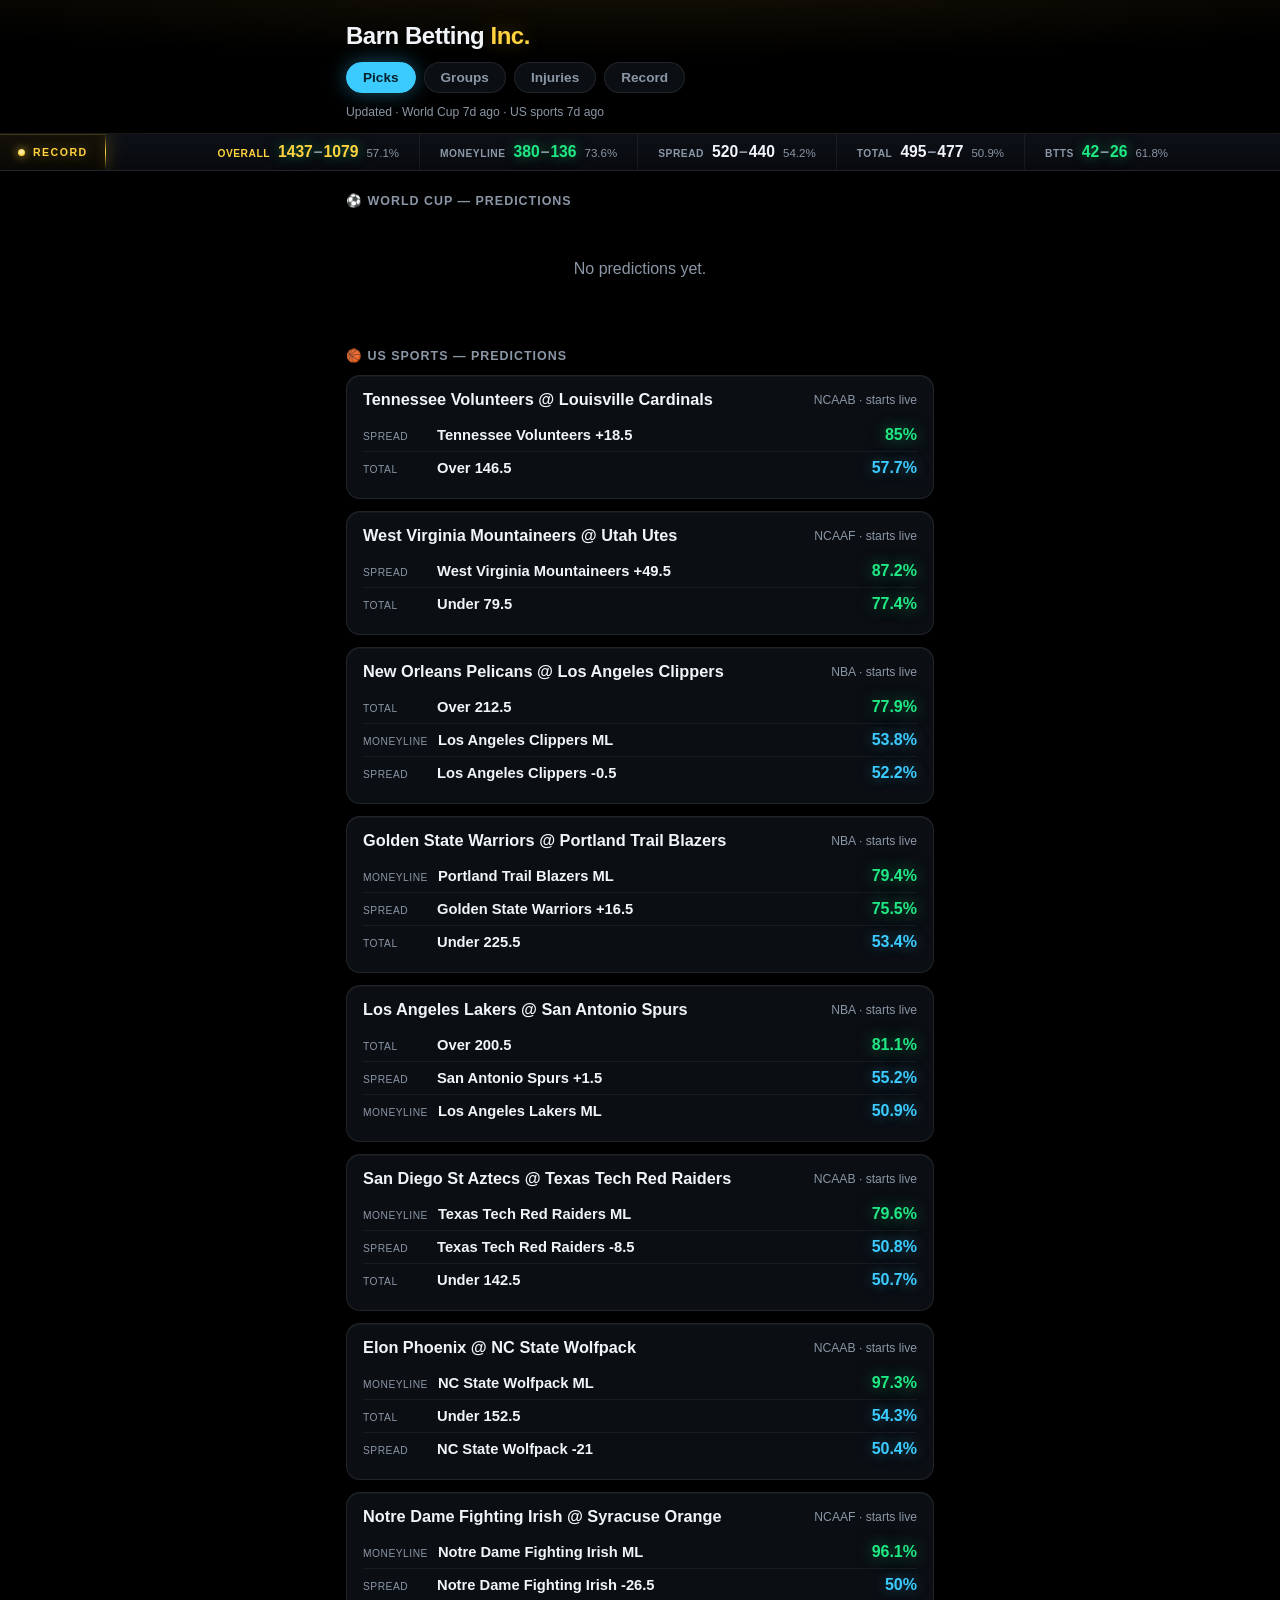
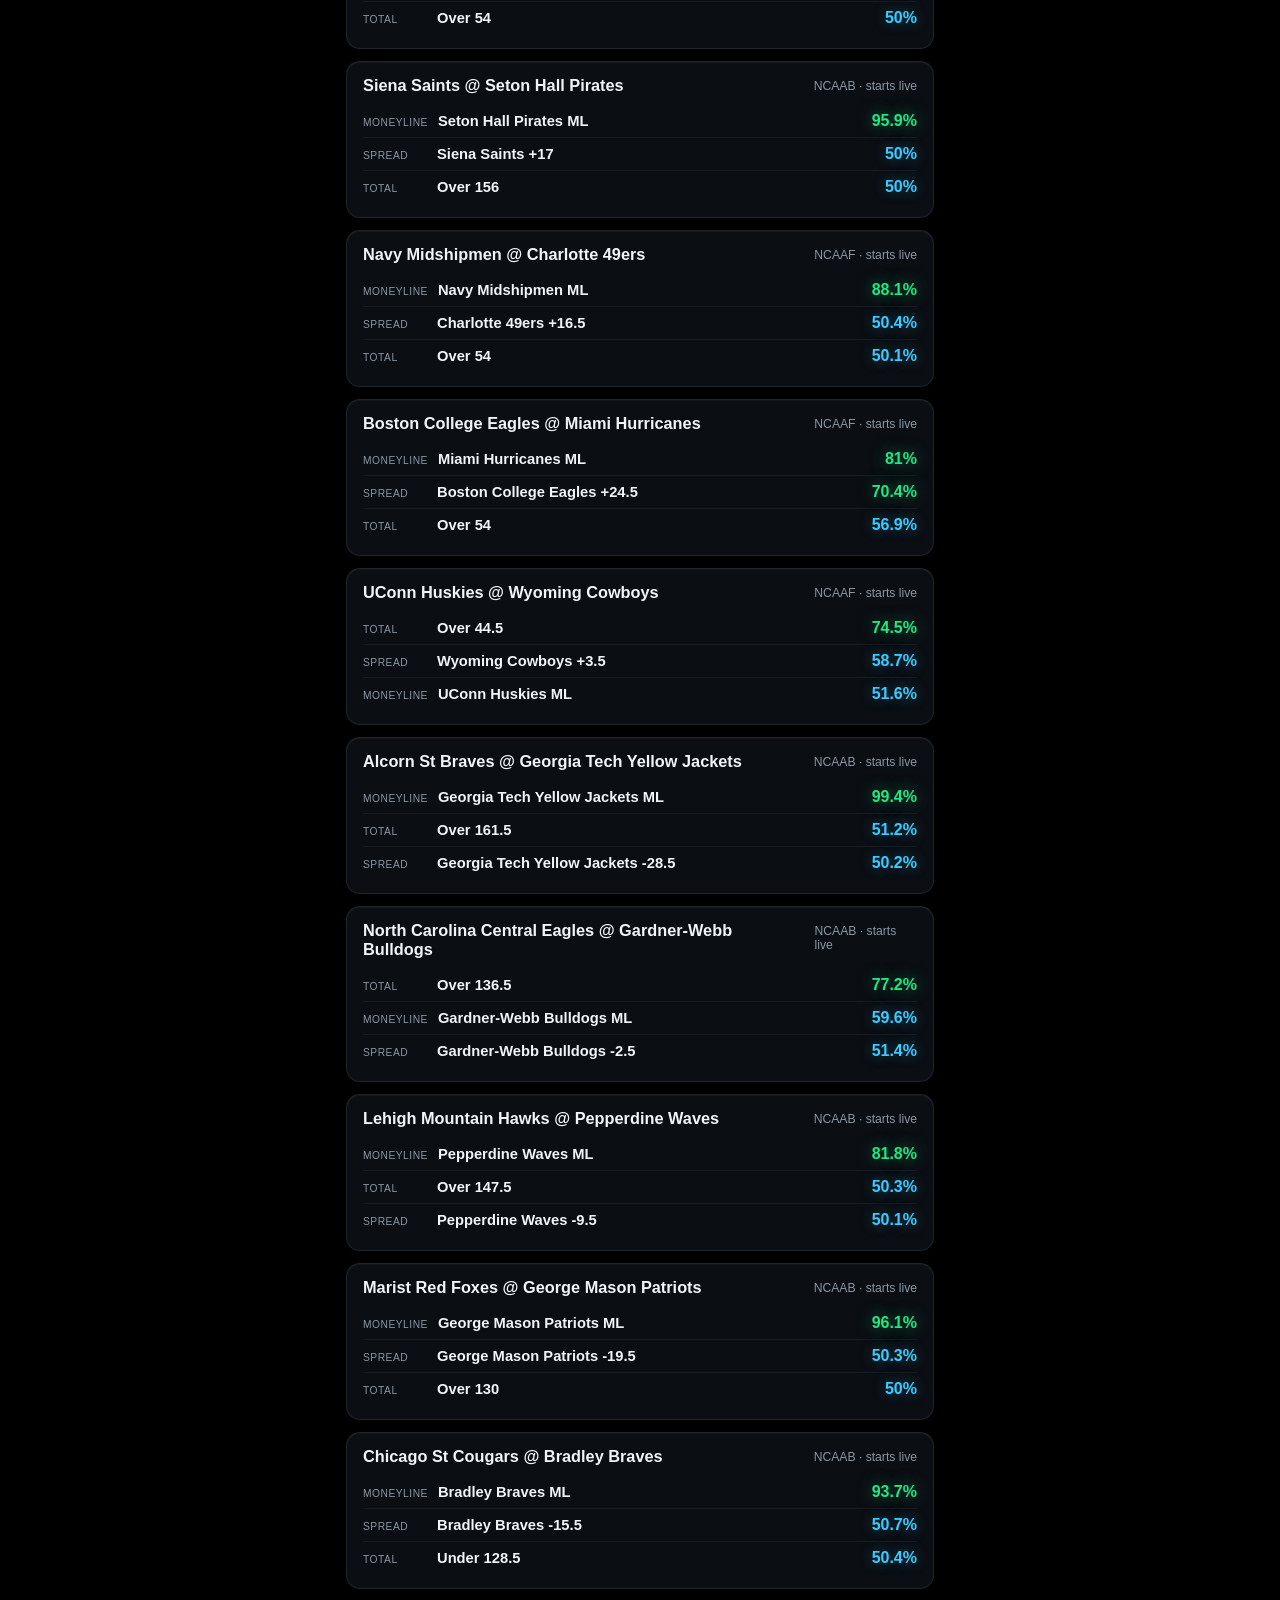
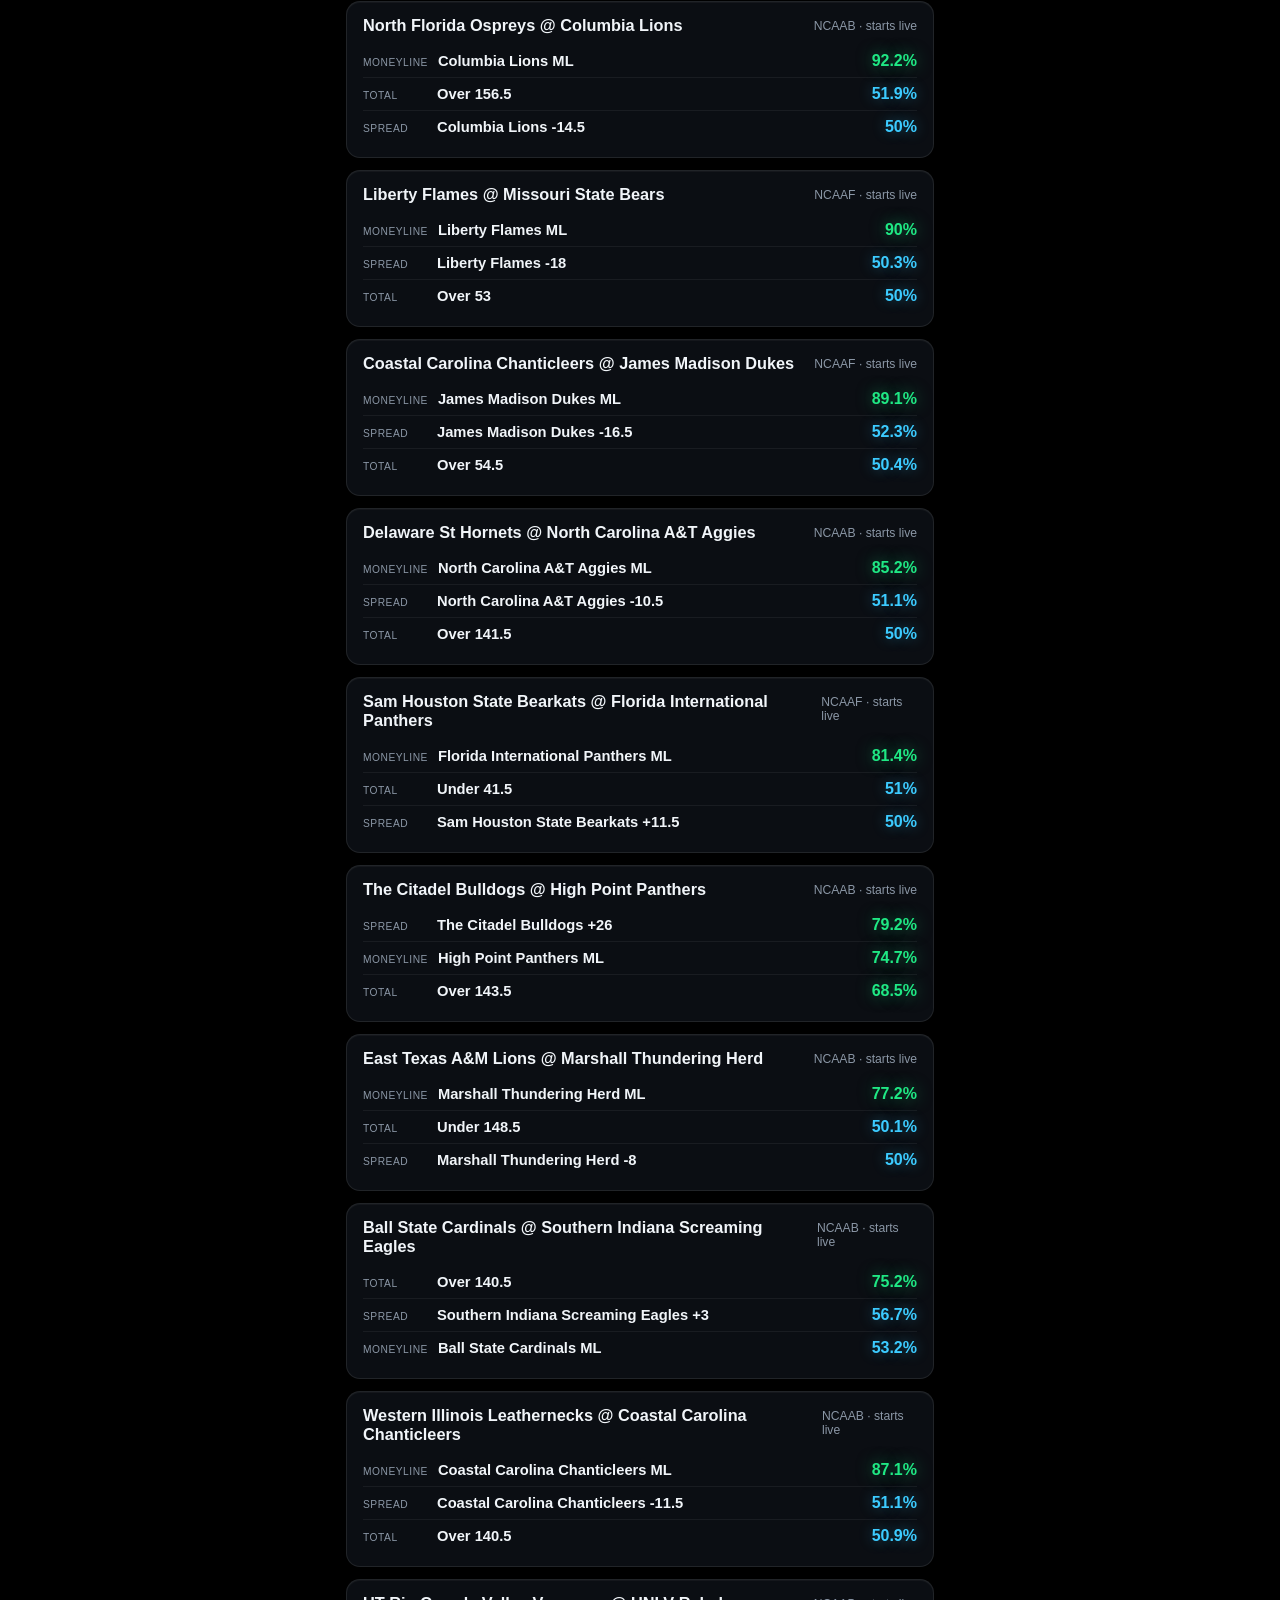
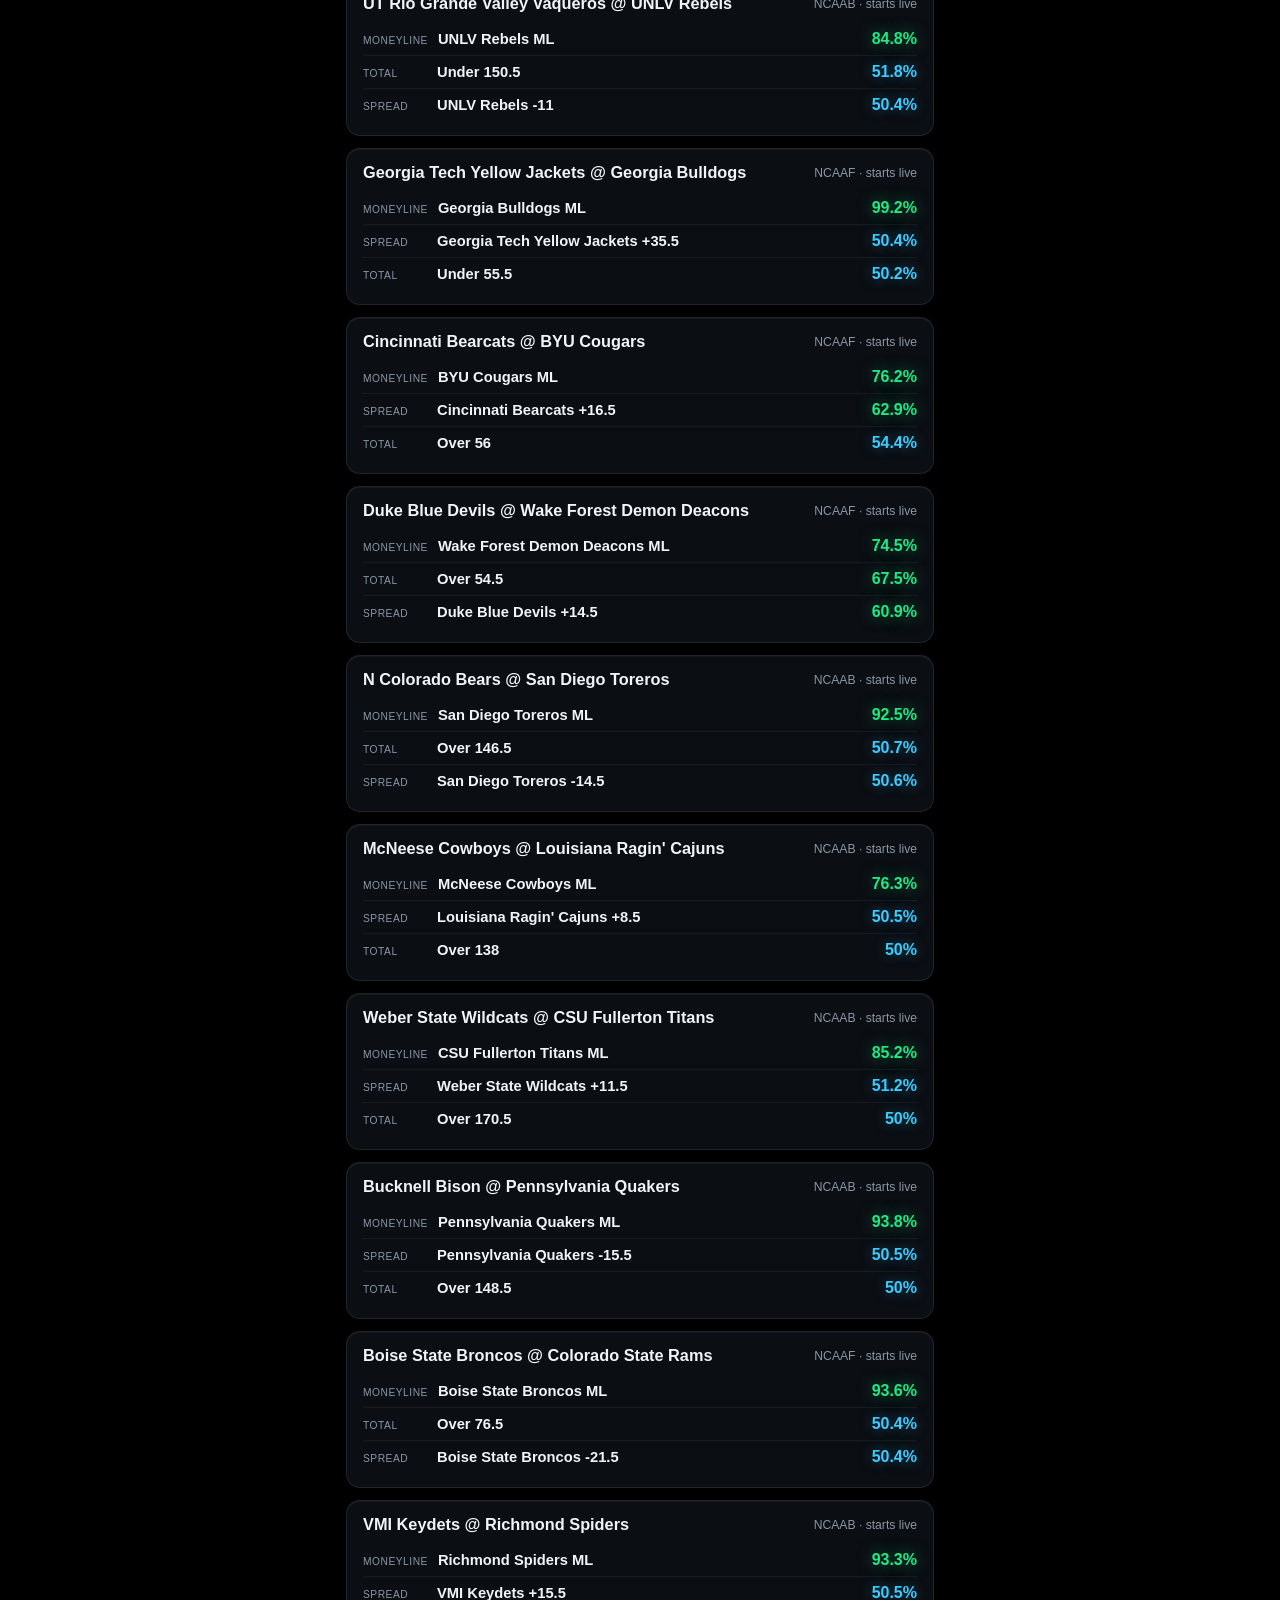
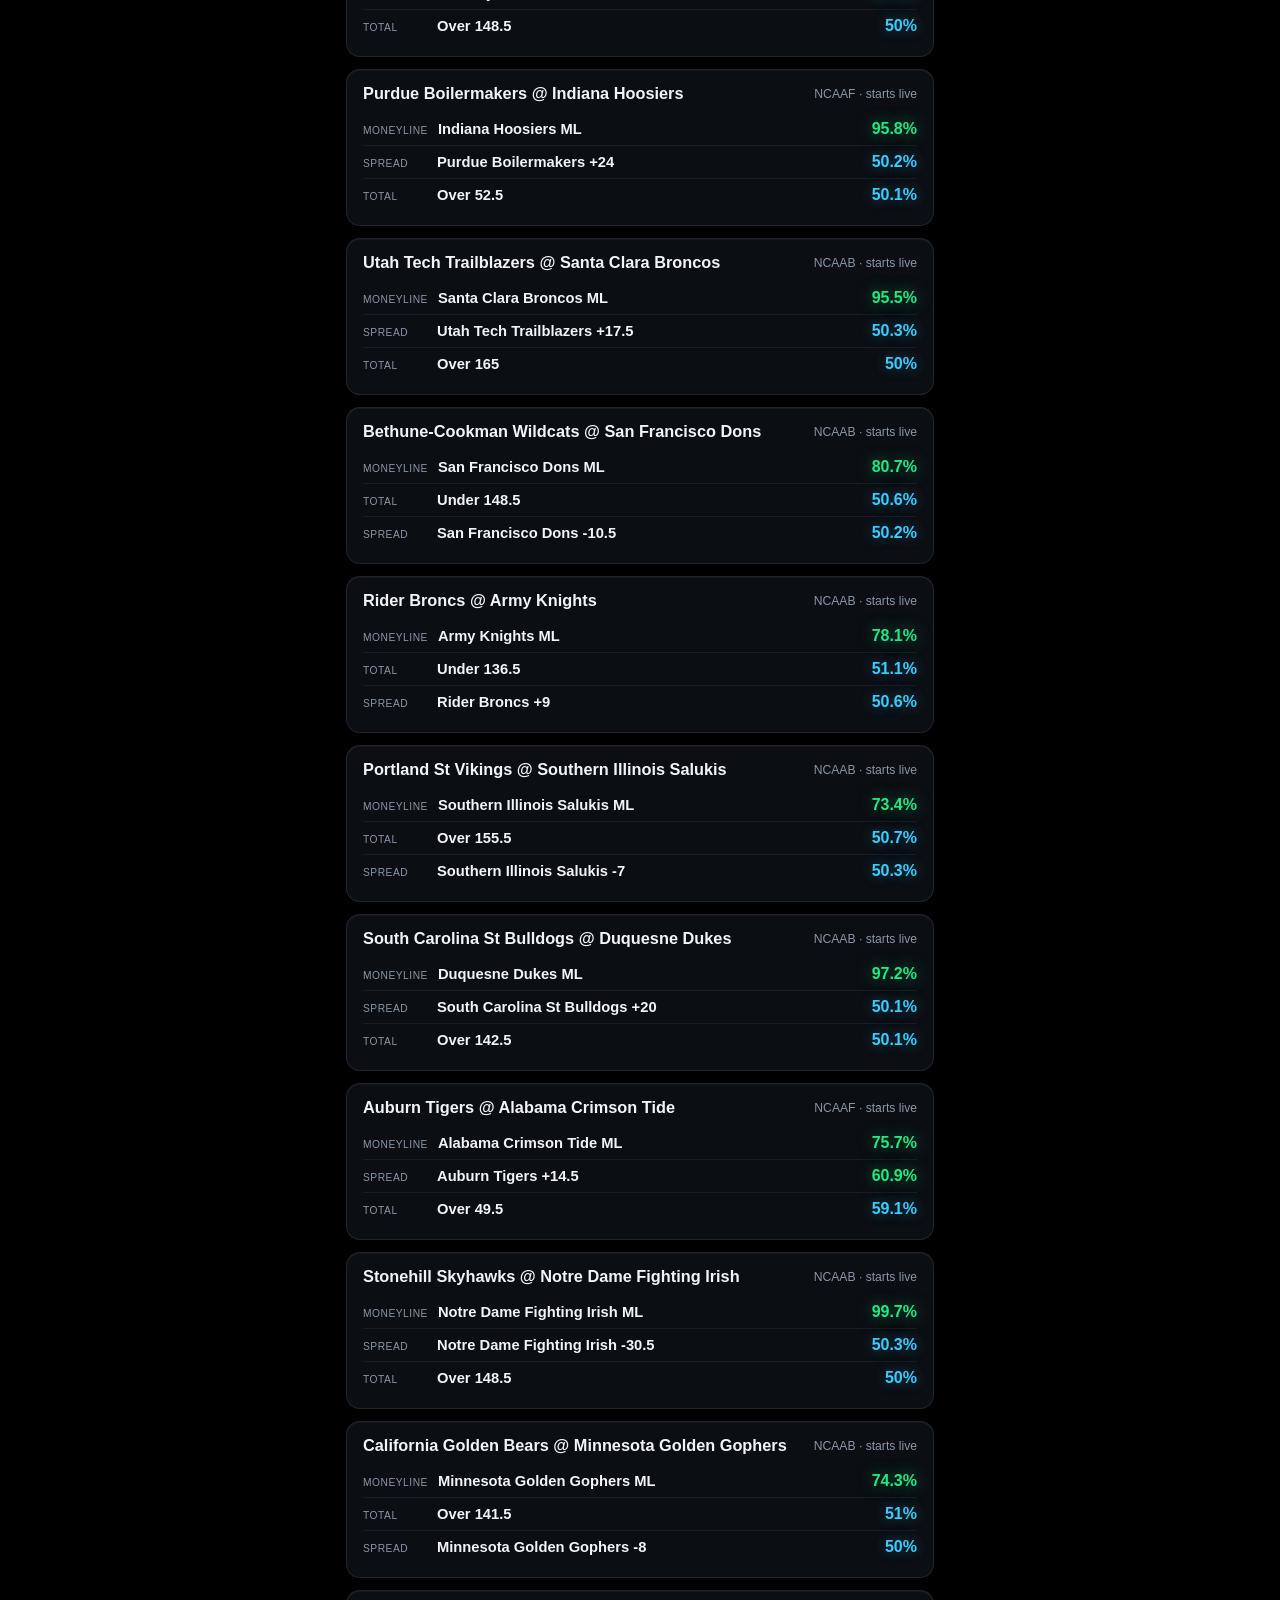
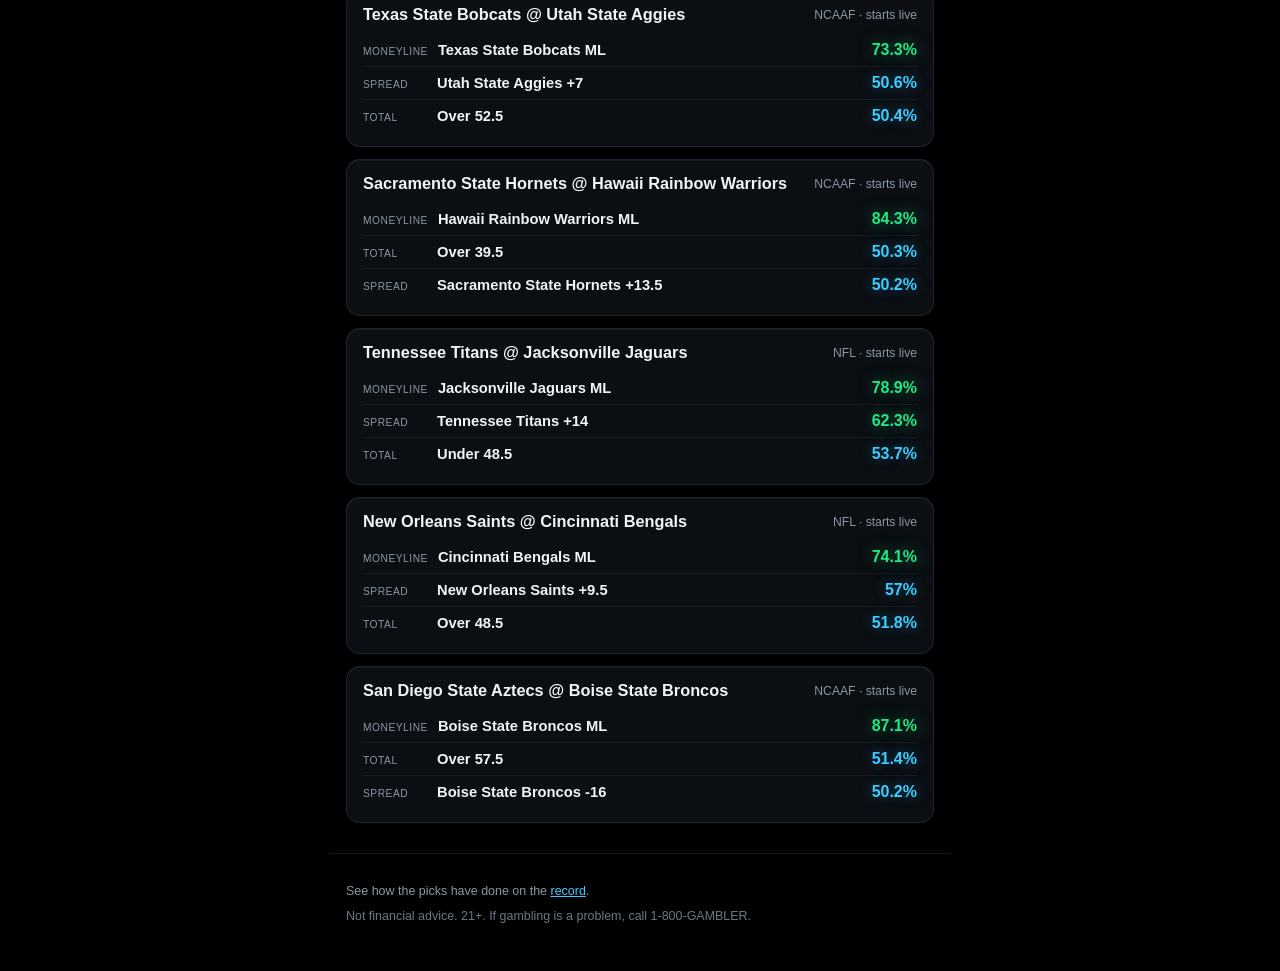
<file: site/index.html>
<!DOCTYPE html>
<html lang="en">
<head>
  <meta charset="UTF-8" />
  <meta name="viewport" content="width=device-width, initial-scale=1.0, viewport-fit=cover" />
  <meta name="theme-color" content="#000000" />
  <title>Barn Betting Inc.</title>
  <meta name="description" content="World Cup match predictions and US-sports model picks — ranked by how likely each call is to hit." />
  <link rel="stylesheet" href="styles.css?v=2" />
</head>
<body>
  <header class="header">
    <div class="wrap">
      <h1>Barn Betting <span class="accent">Inc.</span></h1>
      <nav class="nav" aria-label="Pages">
        <a class="nav-link" href="index.html" aria-current="page">Picks</a>
        <a class="nav-link" href="groups.html">Groups</a>
        <a class="nav-link" href="injuries.html">Injuries</a>
        <a class="nav-link" href="record.html">Record</a>
      </nav>
      <p id="updated" class="updated"></p>
    </div>
  </header>

  <!-- Track record: a permanent scrolling ticker of the W-L per bet category -->
  <div class="ticker" aria-label="Track record by bet type">
    <span class="ticker-label" aria-hidden="true"><span class="rec-dot"></span>Record</span>
    <div class="ticker-viewport">
      <div id="recordTicker" class="ticker-track"></div>
    </div>
  </div>

  <main class="wrap page">
    <!-- World Cup predictions -->
    <section class="block">
      <h2 class="block-title">⚽ World Cup — predictions</h2>
      <div id="wcPredictions" class="stack" aria-live="polite"></div>
    </section>

    <!-- US-sports predictions -->
    <section class="block">
      <h2 class="block-title">🏀 US sports — predictions</h2>
      <div id="usPredictions" class="stack" aria-live="polite"></div>
    </section>
  </main>

  <footer class="footer wrap">
    <p>See how the picks have done on the <a href="record.html">record</a>.</p>
    <p class="fine">Not financial advice. 21+. If gambling is a problem, call 1-800-GAMBLER.</p>
  </footer>

  <script src="common.js"></script>
  <script src="app.js?v=2"></script>
</body>
</html>
</file>
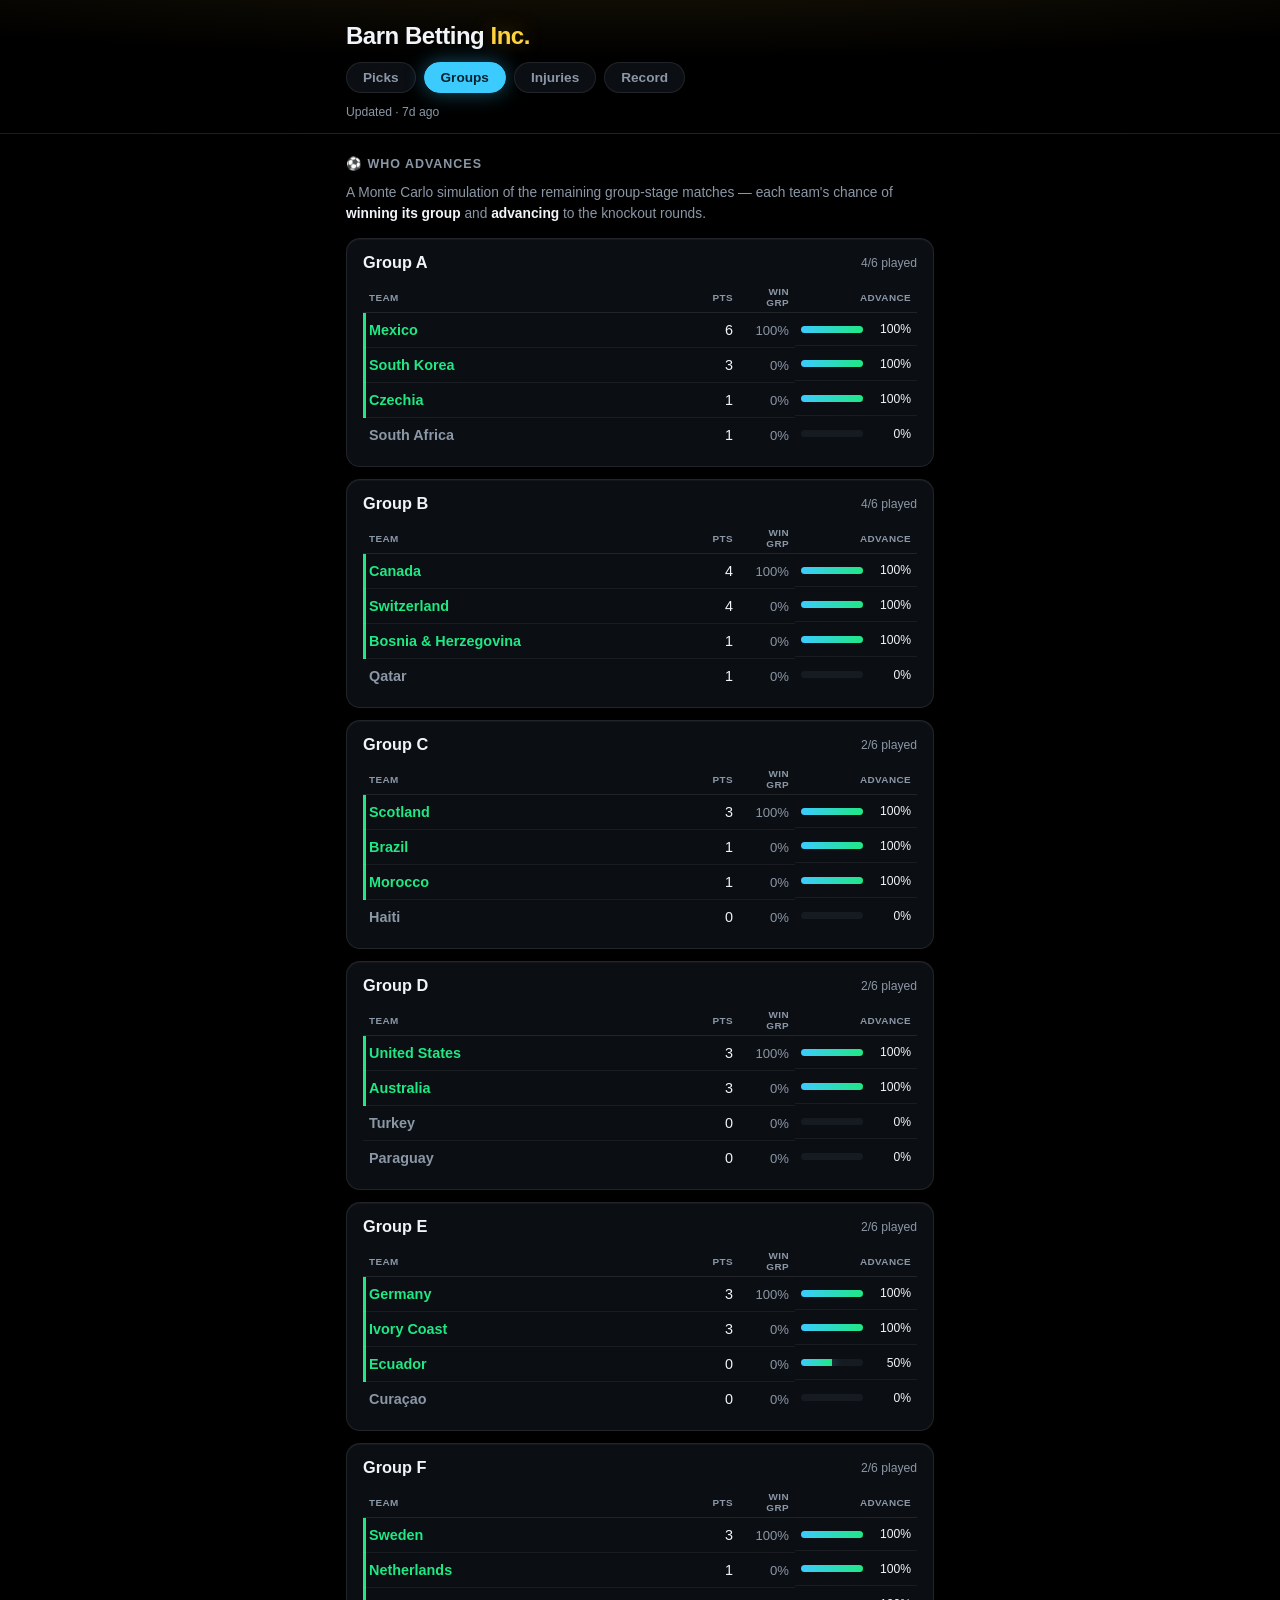
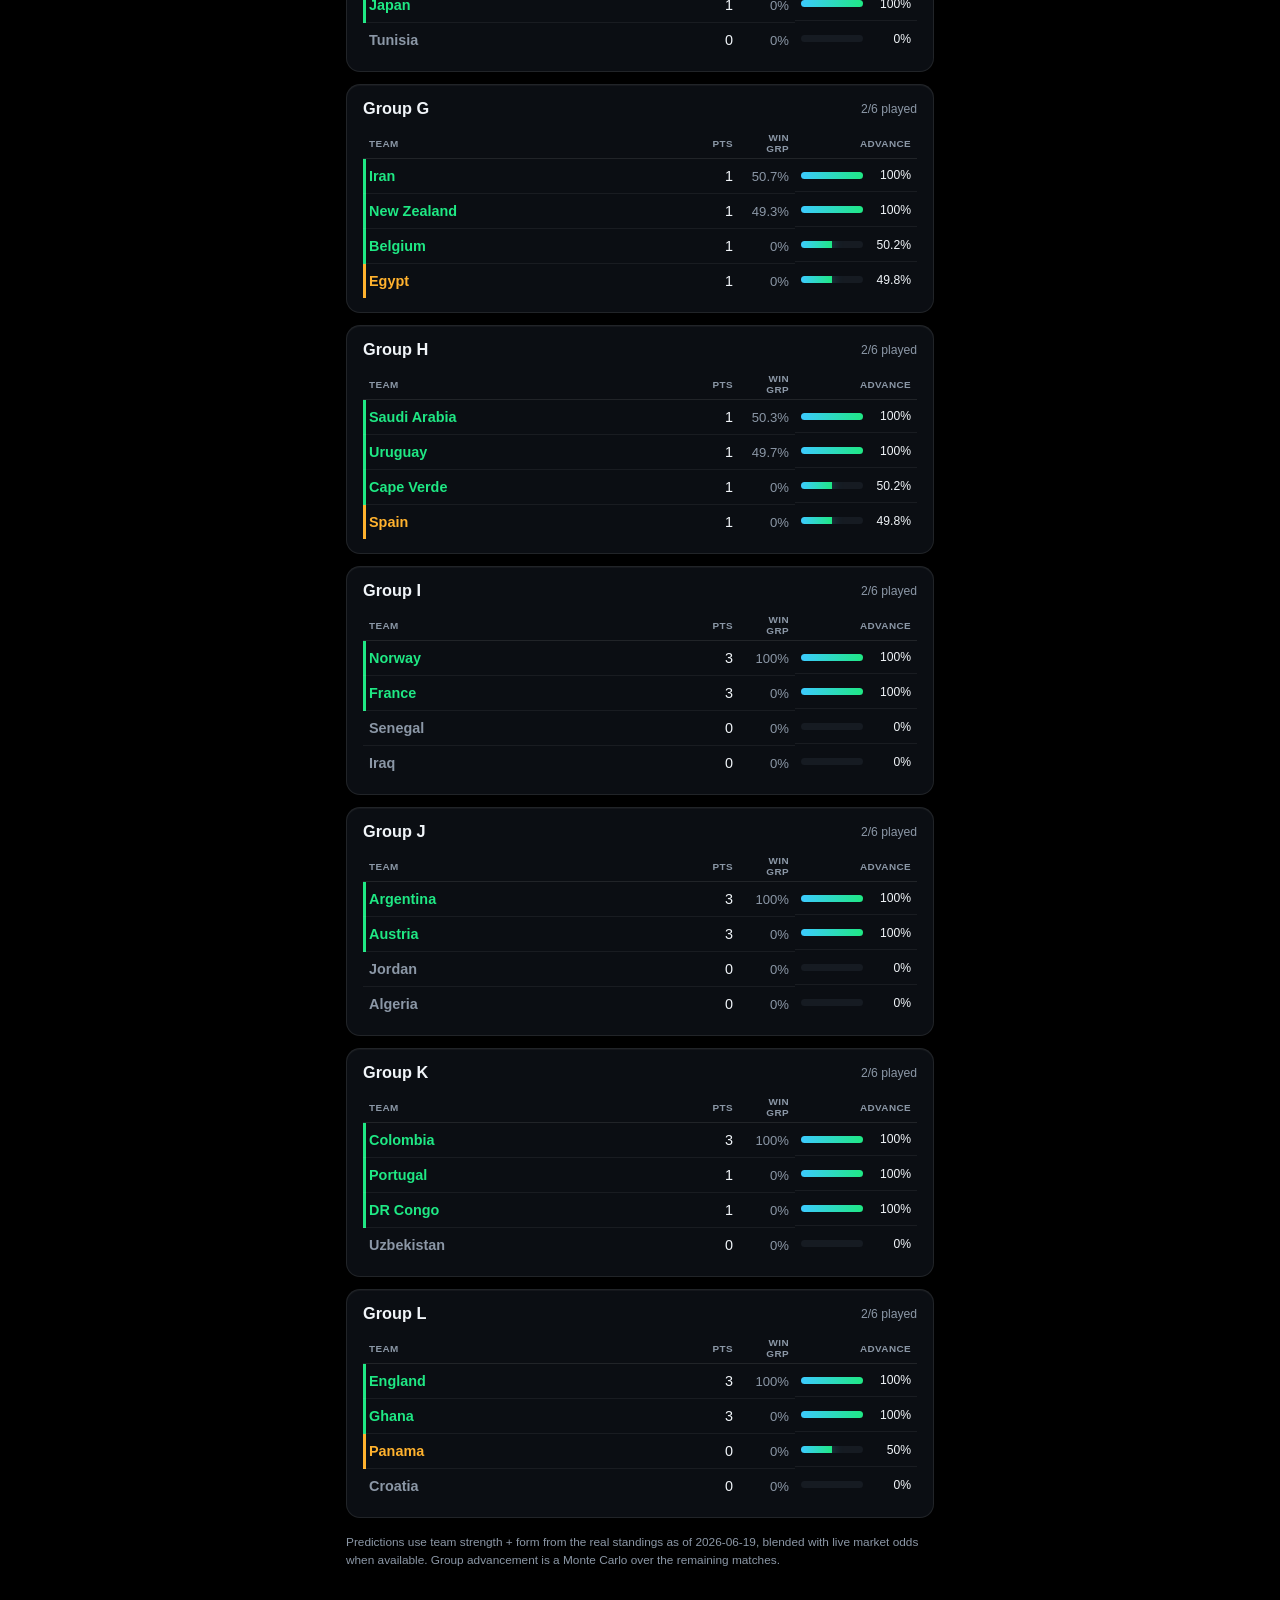
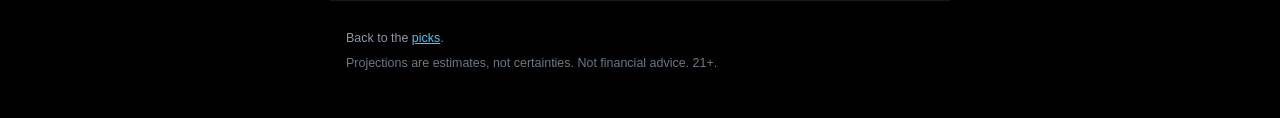
<file: site/groups.html>
<!DOCTYPE html>
<html lang="en">
<head>
  <meta charset="UTF-8" />
  <meta name="viewport" content="width=device-width, initial-scale=1.0, viewport-fit=cover" />
  <meta name="theme-color" content="#000000" />
  <title>Group advancement · Barn Betting Inc.</title>
  <meta name="description" content="World Cup group-stage simulator: each team's chance of winning its group and advancing to the knockout rounds." />
  <link rel="stylesheet" href="styles.css?v=2" />
</head>
<body>
  <header class="header">
    <div class="wrap">
      <h1>Barn Betting <span class="accent">Inc.</span></h1>
      <nav class="nav" aria-label="Pages">
        <a class="nav-link" href="index.html">Picks</a>
        <a class="nav-link" href="groups.html" aria-current="page">Groups</a>
        <a class="nav-link" href="injuries.html">Injuries</a>
        <a class="nav-link" href="record.html">Record</a>
      </nav>
      <p id="updated" class="updated"></p>
    </div>
  </header>

  <main class="wrap page">
    <section class="block">
      <h2 class="block-title">⚽ Who advances</h2>
      <p class="lede">A Monte Carlo simulation of the remaining group-stage matches —
      each team's chance of <strong>winning its group</strong> and
      <strong>advancing</strong> to the knockout rounds.</p>
      <div id="wcGroups" class="stack" aria-live="polite"></div>
      <p id="simNote" class="sim-note"></p>
    </section>
  </main>

  <footer class="footer wrap">
    <p>Back to the <a href="index.html">picks</a>.</p>
    <p class="fine">Projections are estimates, not certainties. Not financial advice. 21+.</p>
  </footer>

  <script src="common.js"></script>
  <script src="groups.js"></script>
</body>
</html>
</file>
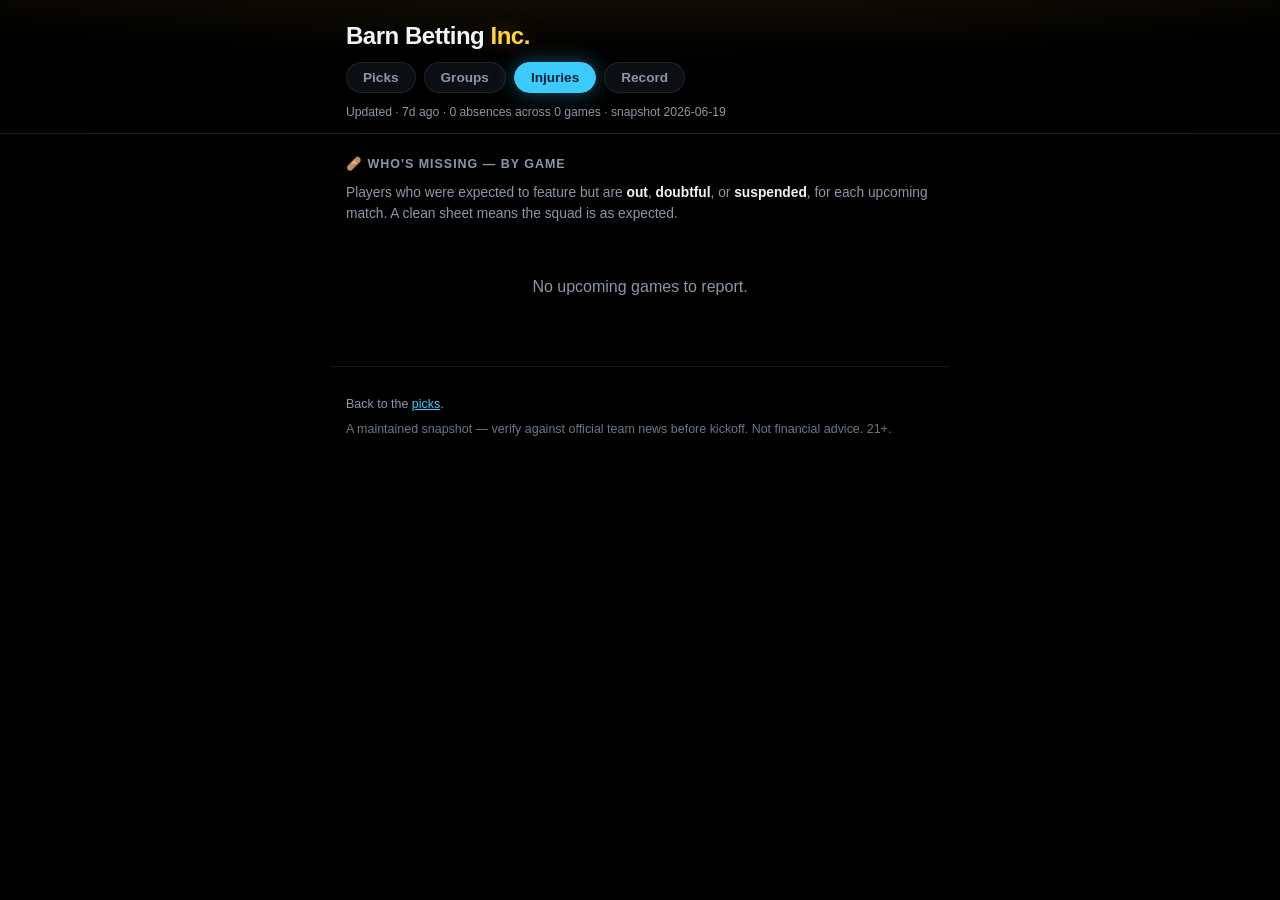
<file: site/injuries.html>
<!DOCTYPE html>
<html lang="en">
<head>
  <meta charset="UTF-8" />
  <meta name="viewport" content="width=device-width, initial-scale=1.0, viewport-fit=cover" />
  <meta name="theme-color" content="#000000" />
  <title>Injuries · Barn Betting Inc.</title>
  <meta name="description" content="World Cup availability report: players expected to feature who are ruled out, doubtful, or suspended — organized by game." />
  <link rel="stylesheet" href="styles.css?v=2" />
</head>
<body>
  <header class="header">
    <div class="wrap">
      <h1>Barn Betting <span class="accent">Inc.</span></h1>
      <nav class="nav" aria-label="Pages">
        <a class="nav-link" href="index.html">Picks</a>
        <a class="nav-link" href="groups.html">Groups</a>
        <a class="nav-link" href="injuries.html" aria-current="page">Injuries</a>
        <a class="nav-link" href="record.html">Record</a>
      </nav>
      <p id="updated" class="updated"></p>
    </div>
  </header>

  <main class="wrap page">
    <section class="block">
      <h2 class="block-title">🩹 Who's missing — by game</h2>
      <p class="lede">Players who were expected to feature but are <strong>out</strong>,
      <strong>doubtful</strong>, or <strong>suspended</strong>, for each upcoming match.
      A clean sheet means the squad is as expected.</p>
      <div id="injuries" class="stack" aria-live="polite"></div>
    </section>
  </main>

  <footer class="footer wrap">
    <p>Back to the <a href="index.html">picks</a>.</p>
    <p class="fine">A maintained snapshot — verify against official team news before kickoff. Not financial advice. 21+.</p>
  </footer>

  <script src="common.js"></script>
  <script src="injuries.js"></script>
</body>
</html>
</file>
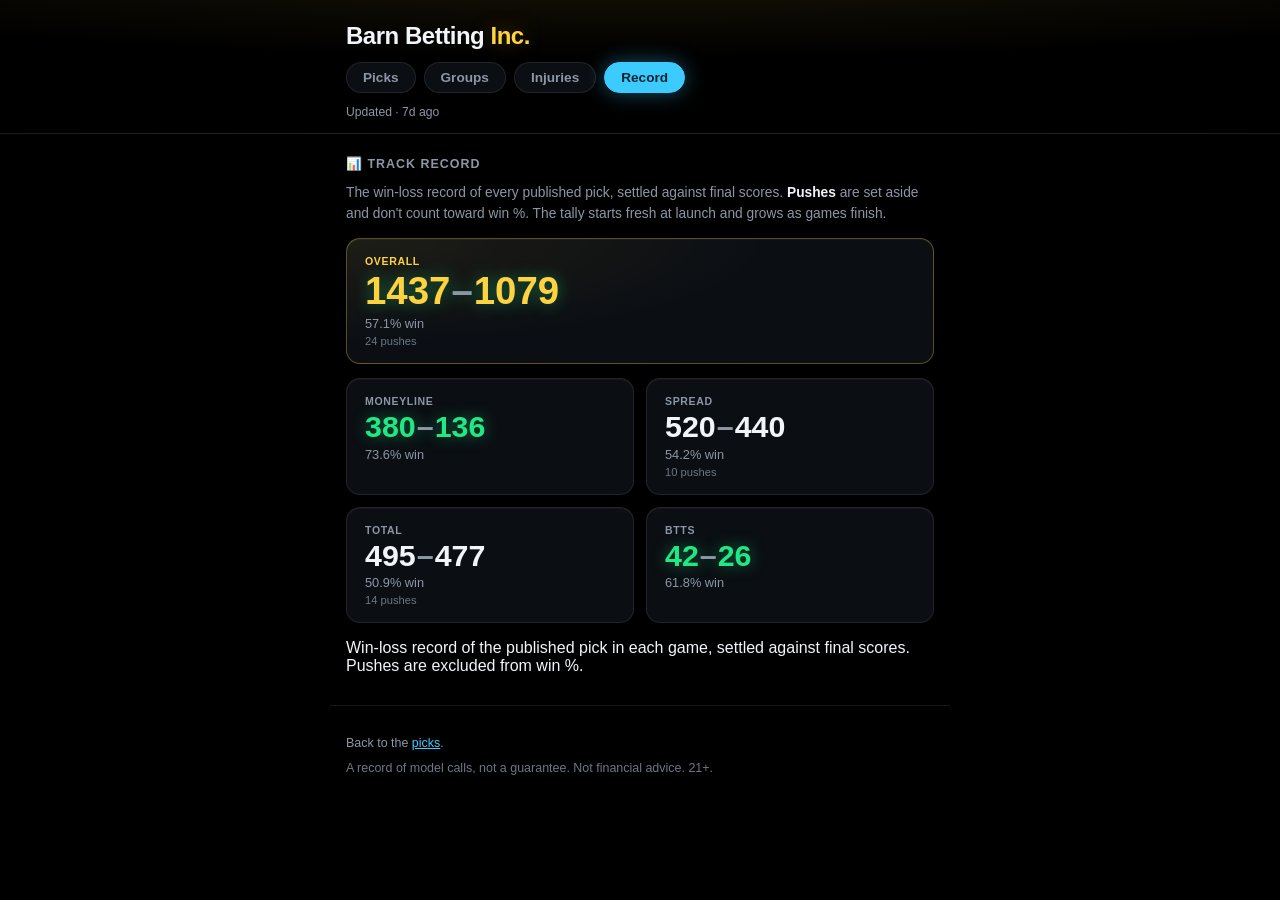
<file: site/record.html>
<!DOCTYPE html>
<html lang="en">
<head>
  <meta charset="UTF-8" />
  <meta name="viewport" content="width=device-width, initial-scale=1.0, viewport-fit=cover" />
  <meta name="theme-color" content="#000000" />
  <title>Record · Barn Betting Inc.</title>
  <meta name="description" content="Win-loss track record of Barn Betting Inc. — every published pick settled against final scores, broken down by bet type." />
  <link rel="stylesheet" href="styles.css?v=2" />
</head>
<body>
  <header class="header">
    <div class="wrap">
      <h1>Barn Betting <span class="accent">Inc.</span></h1>
      <nav class="nav" aria-label="Pages">
        <a class="nav-link" href="index.html">Picks</a>
        <a class="nav-link" href="groups.html">Groups</a>
        <a class="nav-link" href="injuries.html">Injuries</a>
        <a class="nav-link" href="record.html" aria-current="page">Record</a>
      </nav>
      <p id="updated" class="updated"></p>
    </div>
  </header>

  <main class="wrap page">
    <section class="block">
      <h2 class="block-title">📊 Track record</h2>
      <p class="lede">The win-loss record of every published pick, settled against
      final scores. <strong>Pushes</strong> are set aside and don't count toward
      win %. The tally starts fresh at launch and grows as games finish.</p>
      <div id="record" aria-live="polite"></div>
      <p id="recordNote" class="fine"></p>
    </section>
  </main>

  <footer class="footer wrap">
    <p>Back to the <a href="index.html">picks</a>.</p>
    <p class="fine">A record of model calls, not a guarantee. Not financial advice. 21+.</p>
  </footer>

  <script src="common.js"></script>
  <script src="record.js"></script>
</body>
</html>
</file>
<file: site/styles.css>
:root {
  /* True-black OLED base: #000 pixels switch fully off — power saved,
     infinite contrast, and saturated accents pop against the void. */
  --bg: #000000;
  --panel: #0b0e13;        /* cards: near-black, barely lifted */
  --panel-2: #161b22;      /* tracks / wells */
  --line: rgba(255,255,255,0.09);   /* hairline borders read better than dark-blue on true black */
  --hair: rgba(255,255,255,0.06);   /* even softer internal dividers */
  --text: #f1f5f9;         /* soft white, not #fff (avoids OLED halo / eye strain) */
  --muted: #8b97a6;
  --accent: #ffd23f;       /* brand gold */
  --wc: #3ccbff;           /* World Cup blue — nudged brighter for true black */
  --green: #2fbf71;
  --green-strong: #1fe884;
  --amber: #ffb22e;
  --red: #ff5d57;
  --radius: 14px;
}

* { box-sizing: border-box; }

html { color-scheme: dark; }

html, body {
  margin: 0;
  background: var(--bg);
  color: var(--text);
  font-family: -apple-system, BlinkMacSystemFont, "Segoe UI", Roboto, Helvetica, Arial, sans-serif;
  -webkit-font-smoothing: antialiased;
}

a { color: var(--wc); }

.wrap { width: 100%; max-width: 620px; margin: 0 auto; padding: 0 16px; }

/* Header + nav -------------------------------------------------------------- */
/* Soft gold halo fading to transparent over true black — premium on OLED,
   and fading to transparent avoids the dark-gradient banding OLED is prone to. */
.header { padding: 22px 0 14px; border-bottom: 1px solid var(--line);
  background: radial-gradient(130% 120% at 50% -30%, rgba(255,210,63,0.10), transparent 62%), var(--bg); }
.header h1 { margin: 0; font-size: 1.5rem; letter-spacing: -0.02em; }
.accent { color: var(--accent); text-shadow: 0 0 22px rgba(255,210,63,0.35); }

.nav { display: flex; flex-wrap: wrap; gap: 8px; margin-top: 12px; }
.nav-link { flex: 0 0 auto; text-decoration: none; color: var(--muted);
  border: 1px solid var(--line); background: var(--panel); border-radius: 999px;
  padding: 7px 16px; font-size: 0.85rem; font-weight: 700; }
.nav-link[aria-current="page"] { color: #04222e; background: var(--wc); border-color: var(--wc);
  box-shadow: 0 0 20px rgba(60,203,255,0.4); }

.updated { color: var(--muted); font-size: 0.76rem; margin: 12px 0 0; }

/* Page layout --------------------------------------------------------------- */
.page { padding-top: 22px; }
.block { margin-bottom: 30px; }
.block-title { font-size: 0.78rem; font-weight: 700; text-transform: uppercase;
  letter-spacing: 0.08em; color: var(--muted); margin: 0 0 12px; }
.stack { display: flex; flex-direction: column; gap: 12px; }

/* Track-record ticker ------------------------------------------------------- */
/* A permanent (sticky) marquee pinned to the top: it stays put while the page
   scrolls, and its segments scroll horizontally like a scoreboard ticker. */
.ticker {
  position: sticky; top: 0; z-index: 50;
  display: flex; align-items: stretch; overflow: hidden;
  background: linear-gradient(180deg, #0d1117, #07090d);
  border-bottom: 1px solid var(--line);
  box-shadow: 0 6px 20px rgba(0,0,0,0.55);
}
/* Next-gen OLED "glass chip": near-black body so pixels stay dark, with the
   light coming only from glowing gold text, a hot live-dot, and a single bright
   hairline on the trailing edge — the chip appears to emit toward the feed. */
.ticker-label {
  position: relative; flex: 0 0 auto; z-index: 1;
  display: flex; align-items: center; gap: 8px;
  padding: 9px 18px; font-size: 0.66rem; font-weight: 800;
  text-transform: uppercase; letter-spacing: 0.14em;
  color: var(--accent);
  background: linear-gradient(180deg, #14110a, #090804);
  text-shadow: 0 0 14px rgba(255,210,63,0.45);
  box-shadow: inset 0 1px 0 rgba(255,210,63,0.18),
              0 0 26px rgba(255,210,63,0.14);
}
.ticker-label::after {
  content: ""; position: absolute; top: 0; right: 0; bottom: 0; width: 1px;
  background: linear-gradient(180deg, transparent, var(--accent), transparent);
  box-shadow: 0 0 12px rgba(255,210,63,0.65);
}
/* Live pulse: signals the record is tracking in real time. White-hot core. */
.rec-dot {
  flex: 0 0 auto; width: 7px; height: 7px; border-radius: 50%;
  background: radial-gradient(circle at 50% 40%, #fff6d8, var(--accent) 62%);
  box-shadow: 0 0 10px rgba(255,210,63,0.9);
  animation: rec-pulse 1.8s ease-in-out infinite;
}
@keyframes rec-pulse {
  0%, 100% { opacity: 1; box-shadow: 0 0 10px rgba(255,210,63,0.9); }
  50%      { opacity: 0.4; box-shadow: 0 0 3px rgba(255,210,63,0.5); }
}
@media (prefers-reduced-motion: reduce) { .rec-dot { animation: none; } }
/* Soft fade on each edge so segments melt in/out instead of clipping hard. */
.ticker-viewport {
  flex: 1; overflow: hidden;
  -webkit-mask-image: linear-gradient(90deg, transparent, #000 28px, #000 calc(100% - 28px), transparent);
          mask-image: linear-gradient(90deg, transparent, #000 28px, #000 calc(100% - 28px), transparent);
}
.ticker-track { display: flex; width: max-content; animation: ticker-scroll 28s linear infinite; }
.ticker:hover .ticker-track { animation-play-state: paused; }
/* Fits in one run: don't scroll or duplicate — just center it in the bar. */
.ticker-track.is-static { width: 100%; justify-content: center; animation: none; }
.ticker-track.is-static .ticker-seg:last-child { border-right: none; }
.ticker-run { display: flex; flex: 0 0 auto; }
@keyframes ticker-scroll { from { transform: translateX(0); } to { transform: translateX(-50%); } }

.ticker-seg { display: inline-flex; align-items: baseline; gap: 8px;
  padding: 9px 20px; white-space: nowrap; border-right: 1px solid var(--hair); }
.t-cat { font-size: 0.64rem; text-transform: uppercase; letter-spacing: 0.05em;
  color: var(--muted); font-weight: 700; }
.t-wl { font-size: 0.98rem; font-weight: 800; font-variant-numeric: tabular-nums; color: var(--text); }
.t-dash { color: var(--muted); margin: 0 1px; font-weight: 600; }
.t-pct { font-size: 0.72rem; color: var(--muted); font-variant-numeric: tabular-nums; }
.t-hot .t-wl { color: var(--green-strong); text-shadow: 0 0 12px rgba(31,232,132,0.5); }
.t-ok .t-wl { color: var(--text); }
.t-cold .t-wl { color: var(--red); text-shadow: 0 0 12px rgba(255,93,87,0.4); }
.t-overall .t-cat { color: var(--accent); }
.t-overall .t-wl { color: var(--accent); }

@media (prefers-reduced-motion: reduce) { .ticker-track { animation: none; } }

/* Card shell ---------------------------------------------------------------- */
/* Hairline border + faint inset top highlight gives depth without flooding
   pixels with light — the OLED-native way to render a "raised" surface. */
.card { background: var(--panel); border: 1px solid var(--line);
  border-radius: var(--radius); padding: 14px 16px;
  box-shadow: inset 0 1px 0 rgba(255,255,255,0.04); }
.card-head { display: flex; justify-content: space-between; align-items: flex-start; gap: 12px; }
.matchup { font-weight: 700; font-size: 1.02rem; }
.meta { display: block; color: var(--muted); font-size: 0.76rem; margin-top: 3px; }

/* World Cup prediction lines ------------------------------------------------ */
.lines { margin-top: 10px; display: flex; flex-direction: column; }
.line { display: flex; align-items: baseline; gap: 10px; padding: 7px 0;
  border-top: 1px solid var(--hair); }
.line:first-child { border-top: none; }
.line-mkt { flex: 0 0 64px; font-size: 0.64rem; text-transform: uppercase;
  letter-spacing: 0.05em; color: var(--muted); }
.line-pick { flex: 1; font-size: 0.92rem; font-weight: 600; }
.line-pct { font-variant-numeric: tabular-nums; font-weight: 700; font-size: 1rem; }
/* Glow scales with conviction — the brightest calls literally light up on OLED. */
.line-pct.p-strong { color: var(--green-strong); text-shadow: 0 0 16px rgba(31,232,132,0.5); }
.line-pct.p-good { color: var(--wc); text-shadow: 0 0 14px rgba(60,203,255,0.4); }
.line-pct.p-lean { color: var(--muted); }

/* Group simulator table ----------------------------------------------------- */
/* Fixed layout so the four columns never overflow narrow phones — the team
   name (col 1) absorbs the slack and wraps; the rest stay put. */
.gtable { width: 100%; table-layout: fixed; border-collapse: collapse; font-size: 0.9rem; margin-top: 10px; }
.gtable td:nth-child(2), .gtable th:nth-child(2) { width: 34px; }
.gtable td:nth-child(3), .gtable th:nth-child(3) { width: 56px; }
.gtable td:nth-child(4), .gtable th:nth-child(4) { width: 122px; }
.gtable th { text-align: right; font-size: 0.62rem; color: var(--muted);
  text-transform: uppercase; letter-spacing: 0.04em; font-weight: 600;
  padding: 4px 6px; border-bottom: 1px solid var(--line); }
.gtable th:first-child { text-align: left; }
.gtable td { padding: 9px 6px; border-bottom: 1px solid var(--hair); }
.gtable tbody tr:last-child td { border-bottom: none; }
.gtable .team { font-weight: 600; }
.gtable .num { text-align: right; font-variant-numeric: tabular-nums; }
.gtable .win { color: var(--muted); font-size: 0.82rem; }
.gtable tr.adv-in .team { color: var(--green-strong); }
.gtable tr.adv-edge .team { color: var(--amber); }
.gtable tr.adv-out .team { color: var(--muted); }
.gtable tr.adv-in { box-shadow: inset 3px 0 0 var(--green-strong); }
.gtable tr.adv-edge { box-shadow: inset 3px 0 0 var(--amber); }

.advc { display: flex; align-items: center; gap: 8px; }
.advbar { flex: 1; height: 7px; background: var(--panel-2); border-radius: 999px; overflow: hidden; }
.advfill { height: 100%; background: linear-gradient(90deg, var(--wc), var(--green-strong));
  box-shadow: 0 0 12px rgba(60,203,255,0.45); }
.advnum { font-size: 0.76rem; font-variant-numeric: tabular-nums; min-width: 40px; text-align: right; }
.sim-note { color: var(--muted); font-size: 0.74rem; line-height: 1.5; margin: 16px 0 0; }

/* Record page --------------------------------------------------------------- */
/* A wide "Overall" hero card, then a two-up grid of per-category cards. Colour
   tracks win rate exactly like the ticker (t-hot / t-ok / t-cold / t-none). */
.rec-card { background: var(--panel); border: 1px solid var(--line);
  border-radius: var(--radius); padding: 16px 18px;
  box-shadow: inset 0 1px 0 rgba(255,255,255,0.04);
  display: flex; flex-direction: column; gap: 4px; }
.rec-overall { margin-bottom: 14px; border-color: rgba(255,210,63,0.32);
  background: radial-gradient(120% 140% at 0% 0%, rgba(255,210,63,0.08), transparent 60%), var(--panel); }
.rec-grid { display: grid; grid-template-columns: 1fr 1fr; gap: 12px; }
@media (max-width: 420px) { .rec-grid { grid-template-columns: 1fr; } }

.rec-label { font-size: 0.66rem; text-transform: uppercase; letter-spacing: 0.06em;
  color: var(--muted); font-weight: 700; }
.rec-overall .rec-label { color: var(--accent); }
.rec-wl { font-size: 1.9rem; font-weight: 800; font-variant-numeric: tabular-nums;
  line-height: 1.05; color: var(--text); }
.rec-overall .rec-wl { font-size: 2.4rem; }
.rec-pct { font-size: 0.8rem; color: var(--muted); font-variant-numeric: tabular-nums; }
.rec-push { font-size: 0.7rem; color: #6b7785; }
.rec-card.t-hot .rec-wl { color: var(--green-strong); text-shadow: 0 0 16px rgba(31,232,132,0.45); }
.rec-card.t-cold .rec-wl { color: var(--red); text-shadow: 0 0 16px rgba(255,93,87,0.4); }
.rec-overall.t-hot .rec-wl, .rec-overall.t-ok .rec-wl, .rec-overall.t-cold .rec-wl { color: var(--accent); }

/* Injuries page ------------------------------------------------------------- */
.lede { color: var(--muted); font-size: 0.86rem; line-height: 1.5; margin: 0 0 14px; }
.lede strong { color: var(--text); font-weight: 600; }

.card.inj.clean { opacity: 0.72; }
.inj-count { color: var(--red); font-weight: 700; }
.clean-note { color: var(--green); font-size: 0.82rem; margin: 8px 0 0; }
.clean-note.small { font-size: 0.76rem; margin: 4px 0 0; }

.teams { display: flex; flex-direction: column; gap: 12px; margin-top: 12px; }
.team-block { border-top: 1px solid var(--hair); padding-top: 10px; }
.team-block:first-child { border-top: none; padding-top: 0; }
.team-name { font-weight: 700; font-size: 0.92rem; margin-bottom: 8px; }

.absence { display: flex; align-items: flex-start; gap: 10px; padding: 5px 0; }
.absence-main { flex: 1; }
.player { font-size: 0.92rem; font-weight: 600; }
.starter { color: var(--accent); margin-left: 5px; font-size: 0.8rem; }
.absence-detail { color: var(--muted); font-size: 0.74rem; margin-top: 1px; }

.status { flex: 0 0 auto; font-size: 0.62rem; font-weight: 700; text-transform: uppercase;
  letter-spacing: 0.04em; padding: 3px 8px; border-radius: 6px; min-width: 74px;
  text-align: center; border: 1px solid transparent; }
.status.st-out { color: var(--red); background: rgba(255,93,87,0.14); border-color: rgba(255,93,87,0.32); }
.status.st-doubt { color: var(--amber); background: rgba(255,178,46,0.14); border-color: rgba(255,178,46,0.32); }

/* "Load more" -------------------------------------------------------------- */
/* Reveals games starting more than 3 days out, kept tucked away so each
   section leads with imminent matches. Sits in the .stack flow, so the 12px
   column gap spaces it from the last visible card. */
/* The hidden far-out block carries .stack (display:flex), which would otherwise
   beat the UA [hidden] rule and leave it visible — keep it collapsed until the
   button reveals it. */
.more-games[hidden] { display: none; }
.load-more {
  width: 100%;
  background: var(--panel); color: var(--muted);
  border: 1px dashed var(--line); border-radius: var(--radius);
  padding: 12px 16px; font: inherit; font-size: 0.82rem; font-weight: 700;
  letter-spacing: 0.02em; cursor: pointer;
  -webkit-tap-highlight-color: transparent;
  transition: color 0.15s, border-color 0.15s;
}
.load-more:hover { color: var(--wc); border-color: var(--wc); }
.load-more:active { transform: translateY(1px); }

/* Misc ---------------------------------------------------------------------- */
.empty { text-align: center; color: var(--muted); padding: 40px 16px; }
.footer { padding: 22px 16px 40px; color: var(--muted); border-top: 1px solid var(--line); }
.footer p { font-size: 0.78rem; line-height: 1.5; margin: 6px 0; }
.footer .fine { color: #6b7785; }
</content>
</invoke>
</file>
